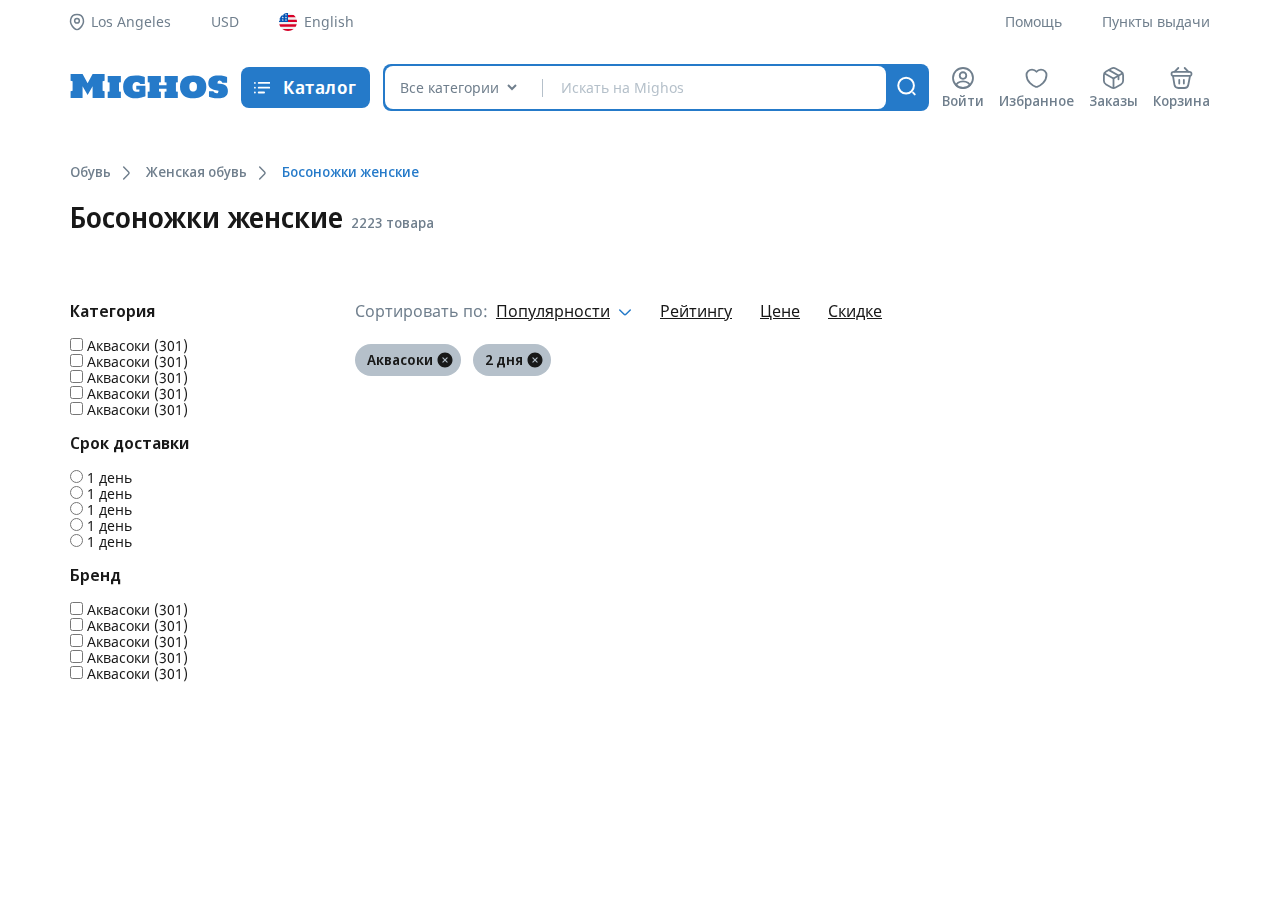
<file: catalog1.html>
<!DOCTYPE html>
<html lang="en">
  <head>
    <meta charset="UTF-8" />
    <meta http-equiv="X-UA-Compatible" content="IE=edge" />
    <meta name="viewport" content="width=device-width, initial-scale=1.0" />
    <link rel="stylesheet" href="css/style.css" />
    <link rel="stylesheet" href="css/normalize.css" />
    <title>Catalog 1 - Mighos</title>
  </head>
  <body>
    <header class="catalog-header">
      <div class="container">
        <div class="header-top">
          <div class="left-block">
            <a href="#" class="location">Los Angeles</a>
            <a href="#" class="currency"> USD </a>
            <a href="#" class="lang"> English </a>
          </div>
          <div class="right-block">
            <a href="#">Помощь</a>
            <a href="#">Пункты выдачи</a>
          </div>
        </div>
        <div class="header-bottom">
          <a href="#" class="logo"
            ><img src="img/Mighos.svg" width="160" alt="Логотип"
          /></a>
          <a href="#" class="catalog-btn">Каталог</a>
          <div class="search-form">
            <form action="" id="search-form">
              <select name="Category" id="category">
                <option value="" default disabled selected>
                  Все категории
                </option>
                <option value="cat1">Категория 1</option>
                <option value="cat2">Категория 2</option>
              </select>
              <input
                type="text"
                name="Search-text"
                id="search-text"
                placeholder="Искать на Mighos"
              />
            </form>
            <button form="search-form" type="submit" class="search-btn">
              <img src="img/search-normal.svg" width="20" height="20" />
            </button>
          </div>
          <div class="client-section">
            <div class="client-item">
              <img src="img/profile-circle.svg" width="24" height="24px" />
              <span>Войти</span>
            </div>
            <div class="client-item">
              <img src="img/heart.svg" width="24" height="24px" />
              <span>Избранное</span>
            </div>
            <div class="client-item">
              <img src="img/box.svg" width="24" height="24px" />
              <span>Заказы</span>
            </div>
            <div class="client-item">
              <img src="img/bag.svg" width="24" height="24px" />
              <span>Корзина</span>
            </div>
          </div>
        </div>
      </div>
    </header>
    <main>
      <div class="container">
        <div class="breadcrumbs catalog-breadcrumbs">
          <ul>
            <li class="stage"><a href="#"> Обувь </a></li>
            <li class="stage"><a href="#"> Женская обувь </a></li>
            <li class="stage active"><a href="#"> Босоножки женские </a></li>
          </ul>
        </div>
        <section class="catalog1">
          <div class="filter-panel">
            <div class="category">
              <h3>Категория</h3>
              <input type="checkbox" name="Аквасоки1" value="a1" />
              <span class="category-name">Аквасоки</span>
              <span class="category-quantity">(301)</span> <br />
              <input type="checkbox" name="Аквасоки2" value="a2" />
              <span class="category-name">Аквасоки</span>
              <span class="category-quantity">(301)</span> <br />
              <input type="checkbox" name="Аквасоки3" value="a3" />
              <span class="category-name">Аквасоки</span>
              <span class="category-quantity">(301)</span> <br />
              <input type="checkbox" name="Аквасоки4" value="a4" />
              <span class="category-name">Аквасоки</span>
              <span class="category-quantity">(301)</span> <br />
              <input type="checkbox" name="Аквасоки5" value="a5" />
              <span class="category-name">Аквасоки</span>
              <span class="category-quantity">(301)</span> <br />
            </div>
            <div class="delivery">
              <h3>Срок доставки</h3>
              <input type="radio" name="1 day" value="d1" />
              <span class="category-name">1 день</span>
              <br />
              <input type="radio" name="1 day" varadioue="d2" />
              <span class="category-name">1 день</span>
              <br />
              <input type="radio" name="1 day" value="d3" />
              <span class="category-name">1 день</span>
              <br />
              <input type="radio" name="1 day" value="d4" />
              <span class="category-name">1 день</span>
              <br />
              <input type="radio" name="1 day" value="d5" />
              <span class="category-name">1 день</span>
              <br />
            </div>
            <div class="brand">
              <h3>Бренд</h3>
              <input type="checkbox" name="Аквасоки1" value="a1" />
              <span class="category-name">Аквасоки</span>
              <span class="category-quantity">(301)</span> <br />
              <input type="checkbox" name="Аквасоки2" value="a2" />
              <span class="category-name">Аквасоки</span>
              <span class="category-quantity">(301)</span> <br />
              <input type="checkbox" name="Аквасоки3" value="a3" />
              <span class="category-name">Аквасоки</span>
              <span class="category-quantity">(301)</span> <br />
              <input type="checkbox" name="Аквасоки4" value="a4" />
              <span class="category-name">Аквасоки</span>
              <span class="category-quantity">(301)</span> <br />
              <input type="checkbox" name="Аквасоки5" value="a5" />
              <span class="category-name">Аквасоки</span>
              <span class="category-quantity">(301)</span> <br />
            </div>
          </div>
          <div class="catalog-sortblock">
            <div class="catalog-titleline">
              <h1 class="catalog-title">Босоножки женские</h1>
              <span class="quantity-prod">2223 товара</span>
            </div>
            <div class="catalog-sort">
              <ul>
                <span class="sort-to">Сортировать по:</span>
                <li class="sort-link sort-popul">Популярности</li>
                <li class="sort-link">Рейтингу</li>
                <li class="sort-link">Цене</li>
                <li class="sort-link">Скидке</li>
              </ul>
            </div>
            <div class="fitres-chosen">
              <div class="filter-item">Аквасоки</div>
              <div class="filter-item">2 дня</div>
            </div>
          </div>
        </section>
      </div>
    </main>
    <!-- <footer>
      <div class="container">
        <div class="footer-row">
          <div class="left-block">
            <a href="#" class="logo"
              ><img src="img/Mighos.svg" alt="Логотип" width="160"
            /></a>
            <p>© 2022 ООО «Mighos». Все права защищены.</p>
          </div>
          <div class="center-block">
            <ul>
              <p>Зарабатывайте с Mighos</p>
              <a href="#"><li>Зарабатывайте с Mighos</li></a>
              <a href="#"><li>Зарабатывайте с Mighos</li></a>
              <a href="#"><li>Зарабатывайте с Mighos</li></a>
            </ul>
          </div>
          <div class="right-block">
            <ul>
              <p>Зарабатывайте с Mighos</p>
              <a href="#"><li>Зарабатывайте с Mighos</li></a>
              <a href="#"><li>Зарабатывайте с Mighos</li></a>
              <a href="#"><li>Зарабатывайте с Mighos</li></a>
            </ul>
          </div>
          <div class="media-block">
            <a href="#"
              ><svg
                width="20"
                height="20"
                viewBox="0 0 20 20"
                fill="none"
                xmlns="http://www.w3.org/2000/svg"
                class="twitter-icon"
              >
                <g clip-path="url(#clip0_27_55)">
                  <path
                    d="M6.2918 18.1251C13.8371 18.1251 17.9652 11.8724 17.9652 6.45167C17.9652 6.27589 17.9613 6.0962 17.9535 5.92042C18.7566 5.33967 19.4496 4.62033 20 3.7962C19.2521 4.12896 18.458 4.34627 17.6449 4.44074C18.5011 3.92755 19.1421 3.12135 19.4492 2.17159C18.6438 2.64892 17.763 2.98563 16.8445 3.1673C16.2257 2.50976 15.4075 2.07439 14.5164 1.9285C13.6253 1.78261 12.711 1.93433 11.9148 2.3602C11.1186 2.78607 10.4848 3.46238 10.1115 4.28455C9.73825 5.10672 9.64619 6.02897 9.84961 6.9087C8.21874 6.82686 6.62328 6.40321 5.16665 5.6652C3.71002 4.9272 2.42474 3.89132 1.39414 2.62472C0.870333 3.52782 0.710047 4.59649 0.945859 5.61353C1.18167 6.63057 1.79589 7.51966 2.66367 8.10011C2.01219 8.07943 1.37498 7.90402 0.804688 7.58839V7.63917C0.804104 8.58691 1.13175 9.50561 1.73192 10.2391C2.3321 10.9726 3.16777 11.4756 4.09687 11.6626C3.49338 11.8277 2.85999 11.8518 2.2457 11.7329C2.50788 12.548 3.01798 13.2609 3.70481 13.7721C4.39164 14.2833 5.22093 14.5673 6.07695 14.5845C4.62369 15.726 2.82848 16.3452 0.980469 16.3423C0.652739 16.3418 0.325333 16.3217 0 16.2821C1.87738 17.4866 4.06128 18.1263 6.2918 18.1251Z"
                    fill="#707F8D"
                  />
                </g>
                <defs>
                  <clipPath id="clip0_27_55">
                    <rect width="20" height="20" fill="white" />
                  </clipPath>
                </defs></svg></a
            ><a href="#"
              ><svg
                width="20"
                height="20"
                viewBox="0 0 20 20"
                fill="none"
                xmlns="http://www.w3.org/2000/svg"
                class="insta-icon"
              >
                <g clip-path="url(#clip0_27_56)">
                  <path
                    d="M10 1.80078C12.6719 1.80078 12.9883 1.8125 14.0391 1.85937C15.0156 1.90234 15.543 2.06641 15.8945 2.20313C16.3594 2.38281 16.6953 2.60156 17.043 2.94922C17.3945 3.30078 17.6094 3.63281 17.7891 4.09766C17.9258 4.44922 18.0898 4.98047 18.1328 5.95312C18.1797 7.00781 18.1914 7.32422 18.1914 9.99219C18.1914 12.6641 18.1797 12.9805 18.1328 14.0313C18.0898 15.0078 17.9258 15.5352 17.7891 15.8867C17.6094 16.3516 17.3906 16.6875 17.043 17.0352C16.6914 17.3867 16.3594 17.6016 15.8945 17.7813C15.543 17.918 15.0117 18.082 14.0391 18.125C12.9844 18.1719 12.668 18.1836 10 18.1836C7.32813 18.1836 7.01172 18.1719 5.96094 18.125C4.98438 18.082 4.45703 17.918 4.10547 17.7813C3.64063 17.6016 3.30469 17.3828 2.95703 17.0352C2.60547 16.6836 2.39063 16.3516 2.21094 15.8867C2.07422 15.5352 1.91016 15.0039 1.86719 14.0313C1.82031 12.9766 1.80859 12.6602 1.80859 9.99219C1.80859 7.32031 1.82031 7.00391 1.86719 5.95312C1.91016 4.97656 2.07422 4.44922 2.21094 4.09766C2.39063 3.63281 2.60938 3.29688 2.95703 2.94922C3.30859 2.59766 3.64063 2.38281 4.10547 2.20313C4.45703 2.06641 4.98828 1.90234 5.96094 1.85937C7.01172 1.8125 7.32813 1.80078 10 1.80078ZM10 0C7.28516 0 6.94531 0.0117187 5.87891 0.0585938C4.81641 0.105469 4.08594 0.277344 3.45313 0.523438C2.79297 0.78125 2.23438 1.12109 1.67969 1.67969C1.12109 2.23438 0.78125 2.79297 0.523438 3.44922C0.277344 4.08594 0.105469 4.8125 0.0585938 5.875C0.0117188 6.94531 0 7.28516 0 10C0 12.7148 0.0117188 13.0547 0.0585938 14.1211C0.105469 15.1836 0.277344 15.9141 0.523438 16.5469C0.78125 17.207 1.12109 17.7656 1.67969 18.3203C2.23438 18.875 2.79297 19.2188 3.44922 19.4727C4.08594 19.7188 4.8125 19.8906 5.875 19.9375C6.94141 19.9844 7.28125 19.9961 9.99609 19.9961C12.7109 19.9961 13.0508 19.9844 14.1172 19.9375C15.1797 19.8906 15.9102 19.7188 16.543 19.4727C17.1992 19.2188 17.7578 18.875 18.3125 18.3203C18.8672 17.7656 19.2109 17.207 19.4648 16.5508C19.7109 15.9141 19.8828 15.1875 19.9297 14.125C19.9766 13.0586 19.9883 12.7188 19.9883 10.0039C19.9883 7.28906 19.9766 6.94922 19.9297 5.88281C19.8828 4.82031 19.7109 4.08984 19.4648 3.45703C19.2188 2.79297 18.8789 2.23438 18.3203 1.67969C17.7656 1.125 17.207 0.78125 16.5508 0.527344C15.9141 0.28125 15.1875 0.109375 14.125 0.0625C13.0547 0.0117188 12.7148 0 10 0Z"
                    fill="#707F8D"
                  />
                  <path
                    d="M10 4.86328C7.16406 4.86328 4.86328 7.16406 4.86328 10C4.86328 12.8359 7.16406 15.1367 10 15.1367C12.8359 15.1367 15.1367 12.8359 15.1367 10C15.1367 7.16406 12.8359 4.86328 10 4.86328ZM10 13.332C8.16016 13.332 6.66797 11.8398 6.66797 10C6.66797 8.16016 8.16016 6.66797 10 6.66797C11.8398 6.66797 13.332 8.16016 13.332 10C13.332 11.8398 11.8398 13.332 10 13.332Z"
                    fill="#707F8D"
                  />
                  <path
                    d="M16.5391 4.66016C16.5391 5.32422 16 5.85938 15.3398 5.85938C14.6758 5.85938 14.1406 5.32031 14.1406 4.66016C14.1406 3.99609 14.6797 3.46094 15.3398 3.46094C16 3.46094 16.5391 4 16.5391 4.66016Z"
                    fill="#707F8D"
                  />
                </g>
                <defs>
                  <clipPath id="clip0_27_56">
                    <rect width="20" height="20" fill="white" />
                  </clipPath>
                </defs></svg></a
            ><a href="#"
              ><svg
                width="20"
                height="20"
                viewBox="0 0 20 20"
                fill="none"
                xmlns="http://www.w3.org/2000/svg"
                class="vk-icon"
              >
                <g clip-path="url(#clip0_27_57)">
                  <path
                    fill-rule="evenodd"
                    clip-rule="evenodd"
                    d="M1.40333 1.40333C0 2.80667 0 5.066 0 9.58333V10.4167C0 14.9333 0 17.1933 1.40333 18.5967C2.80667 20 5.066 20 9.58333 20H10.4167C14.9333 20 17.1933 20 18.5967 18.5967C20 17.1933 20 14.934 20 10.4167V9.58333C20 5.06667 20 2.80667 18.5967 1.40333C17.1933 0 14.934 0 10.4167 0H9.58333C5.06667 0 2.80667 0 1.40333 1.40333ZM3.95866 6.25H5.41666C5.78933 6.25 5.92933 6.41333 6.06933 6.81733C6.78266 8.89467 7.98532 10.7107 8.47933 10.7107C8.66533 10.7107 8.74999 10.6253 8.74999 10.154V8.00667C8.7166 7.39538 8.50303 7.13096 8.34485 6.93511C8.2472 6.81421 8.17066 6.71944 8.17066 6.58533C8.17066 6.422 8.30999 6.25 8.54133 6.25H10.8333C11.1427 6.25 11.25 6.41533 11.25 6.786V9.67533C11.25 9.984 11.384 10.0927 11.4767 10.0927C11.662 10.0927 11.8167 9.984 12.1567 9.644C13.2073 8.47 13.9487 6.66267 13.9487 6.66267C14.0413 6.446 14.2127 6.25 14.5833 6.25H16.0413C16.4827 6.25 16.576 6.47733 16.4827 6.786C16.2973 7.636 14.5207 10.1387 14.5207 10.1387C14.366 10.386 14.304 10.5093 14.5207 10.7873C14.5971 10.8944 14.7602 11.0543 14.9467 11.2371C15.1375 11.4241 15.3527 11.6351 15.5247 11.838C16.1513 12.5427 16.6233 13.1373 16.7547 13.5467C16.8753 13.958 16.6667 14.1667 16.25 14.1667H14.7913C14.4008 14.1667 14.2043 13.948 13.7794 13.475C13.5994 13.2746 13.3783 13.0285 13.084 12.734C12.218 11.9 11.848 11.792 11.6313 11.792C11.338 11.792 11.25 11.8753 11.25 12.292V13.6C11.25 13.958 11.1353 14.1667 10.208 14.1667C8.66333 14.1667 6.96532 13.2287 5.76066 11.498C3.95266 8.96467 3.45866 7.04867 3.45866 6.66267C3.45866 6.446 3.54199 6.25 3.95866 6.25Z"
                    fill="#707F8D"
                  />
                </g>
                <defs>
                  <clipPath id="clip0_27_57">
                    <rect width="20" height="20" fill="white" />
                  </clipPath>
                </defs>
              </svg>
            </a>
          </div>
        </div>
      </div>
    </footer> -->
  </body>
</html>
</file>
<file: css/style.css>
@font-face {
  font-family: "Noto Sans";
  src: url("../fonts/NotoSans-Bold.eot");
  src: local("Noto Sans Bold"), local("NotoSans-Bold"), url("../fonts/NotoSans-Bold.eot?#iefix") format("embedded-opentype"), url("../fonts/NotoSans-Bold.woff2") format("woff2"), url("../fonts/NotoSans-Bold.woff") format("woff"), url("../fonts/NotoSans-Bold.ttf") format("truetype");
  font-weight: bold;
  font-style: normal;
}
@font-face {
  font-family: "Noto Sans";
  src: url("../fonts/noto-sans-display-medium.eot");
  src: local("Noto Sans"), local("NotoSans"), url("../fonts/noto-sans-display-medium.eot?#iefix") format("embedded-opentype"), url("../fonts/noto-sans-display-medium.woff2") format("woff2"), url("../fonts/noto-sans-display-medium.woff") format("woff"), url("../fonts/FontsFree-Net-NotoSans-Medium.ttf") format("truetype");
  font-weight: 500;
  font-style: normal;
}
@font-face {
  font-family: "Noto Sans";
  src: url("../fonts/NotoSans.eot");
  src: local("Noto Sans"), local("NotoSans"), url("../fonts/NotoSans.eot?#iefix") format("embedded-opentype"), url("../fonts/NotoSans.woff2") format("woff2"), url("../fonts/NotoSans.woff") format("woff"), url("../fonts/NotoSans.ttf") format("truetype");
  font-weight: normal;
  font-style: normal;
}
@font-face {
  font-family: "Noto Sans";
  src: url("../fonts/noto-sans-display-black.eot");
  src: local("Noto Sans"), local("NotoSans"), url("../fonts/noto-sans-display-black.eot?#iefix") format("embedded-opentype"), url("../fonts/noto-sans-display-black.woff2") format("woff2"), url("../fonts/noto-sans-display-black.woff") format("woff"), url("../fonts/noto-sans-display-black.ttf") format("truetype");
  font-weight: 900;
  font-style: normal;
}
@font-face {
  font-family: "Noto Sans";
  src: url("../fonts/noto-sans-display-semibold.eot");
  src: local("Noto Sans"), local("NotoSans"), url("../fonts/noto-sans-display-semibold.eot?#iefix") format("embedded-opentype"), url("../fonts/noto-sans-display-semibold.woff2") format("woff2"), url("../fonts/noto-sans-display-semibold.woff") format("woff"), url("../fonts/noto-sans-display-semibold.ttf") format("truetype");
  font-weight: 700;
  font-style: normal;
}
html {
  font-family: "Noto Sans", sans-serif;
  color: #181818;
  font-size: 14px;
}

select {
  border: none;
  color: #707f8d;
  background: none;
  cursor: pointer;
}
select:focus-visible {
  outline: none;
}

option[default] {
  display: none;
}

input {
  border: none;
}
input:focus-visible {
  outline: none;
}

ul {
  list-style-type: none;
  padding-left: 0;
}

button {
  border: none;
  background: none;
  cursor: pointer;
}

a {
  text-decoration: none;
  color: #707f8d;
}

img {
  width: 100%;
  max-width: 100%;
}

.container {
  margin: 0 auto;
}
@media screen and (min-width: 1px) {
  .container {
    max-width: 100%;
    padding: 0 15px;
  }
}
@media screen and (min-width: 576px) {
  .container {
    max-width: 540px;
  }
}
@media screen and (min-width: 768px) {
  .container {
    max-width: 720px;
  }
}
@media screen and (min-width: 992px) {
  .container {
    max-width: 960px;
  }
}
@media screen and (min-width: 1200px) {
  .container {
    max-width: 1140px;
  }
}
@media screen and (min-width: 1400px) {
  .container {
    max-width: 1290px;
  }
}

.breadcrumbs {
  margin: 60px 0 18px 0;
}
.breadcrumbs ul {
  display: -webkit-box;
  display: -ms-flexbox;
  display: flex;
}
.breadcrumbs ul .stage {
  position: relative;
}
.breadcrumbs ul .stage:not(:last-child) {
  padding-right: 7px;
  margin-right: 28px;
}
.breadcrumbs ul .stage:not(:last-child)::after {
  content: "";
  width: 18px;
  height: 18px;
  background-image: url(../img/arrow-right.svg);
  background-repeat: no-repeat;
  position: absolute;
  right: -17px;
  top: 0;
}
.breadcrumbs ul .stage a {
  font-weight: 500;
  -webkit-transition: all 0.4s;
  transition: all 0.4s;
}
.breadcrumbs ul .stage a:hover {
  color: #257ac9;
  -webkit-transition: all 0.4s;
  transition: all 0.4s;
}
.breadcrumbs ul .stage.active a {
  color: #257ac9;
}

.logo img {
  max-width: 160px;
}

.add-btn {
  font-weight: bold;
  color: #fff;
  font-size: 14px;
  padding: 9px 17px;
  background: #257ac9;
  border-radius: 8px;
  -webkit-transition: all 0.4s;
  transition: all 0.4s;
}
.add-btn:hover {
  -webkit-transition: all 0.4s;
  transition: all 0.4s;
  background: #579b13;
}

header {
  color: #707f8d;
}
header a {
  display: block;
  -webkit-transition: all 0.4s;
  transition: all 0.4s;
}
header a:hover {
  -webkit-transition: all 0.4s;
  transition: all 0.4s;
  opacity: 0.5;
}
header .header-top {
  display: -webkit-box;
  display: -ms-flexbox;
  display: flex;
  -webkit-box-pack: justify;
      -ms-flex-pack: justify;
          justify-content: space-between;
  padding: 14px 0 34px 0;
}
@media screen and (max-width: 480px) {
  header .header-top a {
    font-size: 12px;
  }
}
header .header-top .left-block {
  display: -webkit-box;
  display: -ms-flexbox;
  display: flex;
  -webkit-box-align: baseline;
      -ms-flex-align: baseline;
          align-items: baseline;
}
header .header-top .left-block > a:not(:last-child) {
  margin-right: 40px;
}
@media screen and (max-width: 530px) {
  header .header-top .left-block > a:not(:last-child) {
    margin-right: 25px;
  }
}
@media screen and (max-width: 450px) {
  header .header-top .left-block > a:not(:last-child) {
    margin-right: 15px;
  }
}
header .header-top .left-block .location {
  position: relative;
  padding-left: 21px;
}
header .header-top .left-block .location::before {
  content: "";
  width: 18px;
  height: 18px;
  background-image: url(../img/location.svg);
  background-repeat: no-repeat;
  position: absolute;
  left: -2px;
  top: -1px;
}
header .header-top .left-block .lang {
  position: relative;
  padding-left: 25px;
}
header .header-top .left-block .lang::before {
  content: "";
  width: 18px;
  height: 18px;
  background-image: url(../img/United-states_flag_icon.svg);
  background-repeat: no-repeat;
  position: absolute;
  left: 0;
  top: -1px;
}
header .header-top .right-block {
  display: -webkit-box;
  display: -ms-flexbox;
  display: flex;
  -webkit-box-align: baseline;
      -ms-flex-align: baseline;
          align-items: baseline;
}
header .header-top .right-block > a:not(:last-child) {
  margin-right: 40px;
}
@media screen and (max-width: 530px) {
  header .header-top .right-block > a:not(:last-child) {
    margin-right: 25px;
  }
}
@media screen and (max-width: 450px) {
  header .header-top .right-block > a:not(:last-child) {
    margin-right: 15px;
  }
}
header .header-bottom {
  display: -webkit-box;
  display: -ms-flexbox;
  display: flex;
  -webkit-box-align: center;
      -ms-flex-align: center;
          align-items: center;
  -webkit-box-pack: justify;
      -ms-flex-pack: justify;
          justify-content: space-between;
}
@media screen and (max-width: 1199px) {
  header .header-bottom {
    -ms-flex-wrap: wrap;
        flex-wrap: wrap;
    -ms-flex-pack: distribute;
        justify-content: space-around;
  }
}
@media screen and (max-width: 991px) {
  header .header-bottom .logo {
    margin-bottom: 20px;
  }
}
header .header-bottom .catalog-btn {
  position: relative;
  color: #fff;
  font-size: 18px;
  font-weight: bold;
  padding: 10px 14px 11px 42px;
  background: #257ac9;
  border-radius: 8px;
  cursor: pointer;
  -webkit-transition: all 0.4s;
  transition: all 0.4s;
}
@media screen and (max-width: 991px) {
  header .header-bottom .catalog-btn {
    width: 100%;
    margin-bottom: 3px;
  }
}
header .header-bottom .catalog-btn:hover {
  -webkit-transition: all 0.4s;
  transition: all 0.4s;
  background: #0f5da5;
}
header .header-bottom .catalog-btn::before {
  content: "";
  position: absolute;
  width: 16px;
  height: 12px;
  background-image: url(../img/catalog-icon.svg);
  background-repeat: no-repeat;
  left: 13px;
  top: 15px;
}
header .header-bottom .search-form {
  display: -webkit-box;
  display: -ms-flexbox;
  display: flex;
  background: #257ac9;
  border-radius: 8px;
  padding: 2px;
}
@media screen and (max-width: 991px) {
  header .header-bottom .search-form {
    width: 100%;
  }
}
header .header-bottom .search-form #search-form {
  background: #fff;
  width: 567px;
  border-radius: 8px;
  padding: 11px;
}
@media screen and (max-width: 1399px) {
  header .header-bottom .search-form #search-form {
    width: 500px;
  }
}
@media screen and (max-width: 991px) {
  header .header-bottom .search-form #search-form {
    width: 100%;
  }
}
header .header-bottom .search-form #search-form #category {
  width: 23%;
  margin-right: 18px;
}
@media screen and (max-width: 1299px) {
  header .header-bottom .search-form #search-form #category {
    width: 26%;
  }
}
@media screen and (max-width: 575px) {
  header .header-bottom .search-form #search-form #category {
    width: 40%;
    margin-right: 7px;
  }
}
header .header-bottom .search-form #search-form #search-text {
  width: 65%;
  border-left: 1px solid #b5c0ca;
  padding-left: 18px;
  padding-right: 0;
  border-radius: 0;
}
header .header-bottom .search-form #search-form #search-text::-webkit-input-placeholder {
  color: #b5c0ca;
}
header .header-bottom .search-form #search-form #search-text::-moz-placeholder {
  color: #b5c0ca;
}
header .header-bottom .search-form #search-form #search-text:-ms-input-placeholder {
  color: #b5c0ca;
}
header .header-bottom .search-form #search-form #search-text::-ms-input-placeholder {
  color: #b5c0ca;
}
header .header-bottom .search-form #search-form #search-text::placeholder {
  color: #b5c0ca;
}
@media screen and (max-width: 575px) {
  header .header-bottom .search-form #search-form #search-text {
    width: 40%;
    padding-left: 7px;
  }
}
header .header-bottom .search-form .search-btn {
  width: 8%;
  padding: 0;
  cursor: pointer;
}
@media screen and (max-width: 575px) {
  header .header-bottom .search-form .search-btn {
    width: 12%;
  }
}
header .header-bottom .client-section {
  display: -webkit-box;
  display: -ms-flexbox;
  display: flex;
}
@media screen and (max-width: 1199px) {
  header .header-bottom .client-section {
    margin-top: 25px;
  }
}
@media screen and (max-width: 460px) {
  header .header-bottom .client-section {
    margin-top: 15px;
  }
}
header .header-bottom .client-section .client-item {
  display: -webkit-box;
  display: -ms-flexbox;
  display: flex;
  -webkit-box-orient: vertical;
  -webkit-box-direction: normal;
      -ms-flex-direction: column;
          flex-direction: column;
  -webkit-box-align: center;
      -ms-flex-align: center;
          align-items: center;
  cursor: pointer;
  -webkit-transition: all 0.4s;
  transition: all 0.4s;
}
header .header-bottom .client-section .client-item:hover {
  -webkit-transition: all 0.4s;
  transition: all 0.4s;
  opacity: 0.5;
}
header .header-bottom .client-section .client-item:not(:last-of-type) {
  margin-right: 24px;
}
@media screen and (max-width: 1399px) {
  header .header-bottom .client-section .client-item:not(:last-of-type) {
    margin-right: 15px;
  }
}
@media screen and (max-width: 1199px) {
  header .header-bottom .client-section .client-item:not(:last-of-type) {
    margin-right: 20px;
  }
}
header .header-bottom .client-section .client-item span {
  font-weight: 500;
}
header .header-bottom .client-section .client-item img {
  margin-bottom: 3px;
}

.slider {
  margin-top: 57px;
}
@media screen and (max-width: 1199px) {
  .slider {
    margin-top: 25px;
  }
}
@media screen and (max-width: 460px) {
  .slider {
    margin-top: 15px;
  }
}
.slider .percent {
  color: #f6b712;
  font-size: 121px;
  font-weight: 900;
  margin-right: 27px;
}
@media screen and (max-width: 1199px) {
  .slider .percent {
    font-size: 90px;
  }
}
@media screen and (max-width: 991px) {
  .slider .percent {
    font-size: 70px;
    margin-right: 5px;
  }
}
@media screen and (max-width: 767px) {
  .slider .percent {
    font-size: 35px;
  }
}
.slider .slide-text {
  font-size: 64px;
  font-weight: bold;
  color: #fff;
}
@media screen and (max-width: 1199px) {
  .slider .slide-text {
    font-size: 55px;
  }
}
@media screen and (max-width: 991px) {
  .slider .slide-text {
    font-size: 45px;
  }
}
@media screen and (max-width: 767px) {
  .slider .slide-text {
    font-size: 35px;
  }
}
@media screen and (max-width: 460px) {
  .slider .slide-text {
    font-size: 27px;
  }
}
.slider .slide-prodname {
  font-weight: bold;
  font-size: 24px;
  color: #fff;
  margin-top: 30px;
  margin-bottom: 50px;
}
@media screen and (max-width: 1199px) {
  .slider .slide-prodname {
    font-size: 20px;
    margin-top: 10px;
    margin-bottom: 30px;
  }
}
@media screen and (max-width: 991px) {
  .slider .slide-prodname {
    font-size: 18px;
    margin-top: 10px;
    margin-bottom: 23px;
  }
}
@media screen and (max-width: 767px) {
  .slider .slide-prodname {
    font-size: 15px;
    margin-top: 10px;
    margin-bottom: 15px;
  }
}
@media screen and (max-width: 460px) {
  .slider .slide-prodname {
    margin-top: 6px;
    font-size: 14px;
  }
}
.slider .buy-btn {
  color: #181818;
  background: #fff;
  border-radius: 8px;
  font-size: 16px;
  font-weight: bold;
  padding: 13px 39px;
  -webkit-transition: all 0.4s;
  transition: all 0.4s;
}
.slider .buy-btn:hover {
  -webkit-transition: all 0.4s;
  transition: all 0.4s;
  color: #257ac9;
}
@media screen and (max-width: 991px) {
  .slider .buy-btn {
    font-size: 14px;
    padding: 11px 35px;
  }
}
@media screen and (max-width: 767px) {
  .slider .buy-btn {
    font-size: 13px;
    padding: 9px 29px;
  }
}
@media screen and (max-width: 460px) {
  .slider .buy-btn {
    padding: 7px 24px;
  }
}
.slider .slide {
  background-repeat: no-repeat;
  background-size: cover;
  height: 407px;
  padding: 73px 0 0 74px;
}
@media screen and (max-width: 1399px) {
  .slider .slide {
    height: 351px;
  }
}
@media screen and (max-width: 1199px) {
  .slider .slide {
    height: 284px;
  }
}
@media screen and (max-width: 991px) {
  .slider .slide {
    padding: 30px 0 0 35px;
    height: 237px;
  }
}
@media screen and (max-width: 767px) {
  .slider .slide {
    height: 174px;
    padding: 27px 0 0 25px;
  }
}
@media screen and (max-width: 575px) {
  .slider .slide {
    height: 176px;
    background-size: contain;
  }
}
@media screen and (max-width: 525px) {
  .slider .slide {
    height: 151px;
    padding: 17px 0 0 20px;
  }
}
@media screen and (max-width: 440px) {
  .slider .slide {
    height: 140px;
  }
}
@media screen and (max-width: 420px) {
  .slider .slide {
    height: 122px;
  }
}
@media screen and (max-width: 400px) {
  .slider .slide {
    padding: 13px 0 0 15px;
  }
}
.slider .slide-1 {
  background-image: url(../img/slide-1-bg.png);
}
.slider .pagination {
  text-align: center;
  margin-top: 10px;
}
.slider .pagination .pagination-item:not(:last-of-type) {
  margin-right: 5px;
}
.slider .pagination .pagination-item {
  cursor: pointer;
}
.slider .pagination .pagination-item.active circle {
  fill: #257ac9;
  fill-opacity: 1;
}

.week-sale {
  margin-top: 60px;
}
@media screen and (max-width: 575px) {
  .week-sale {
    margin-top: 30px;
  }
}
@media screen and (max-width: 461px) {
  .week-sale {
    margin-top: 10px;
  }
}
.week-sale .week-sale-row {
  display: -webkit-box;
  display: -ms-flexbox;
  display: flex;
  -webkit-box-pack: justify;
      -ms-flex-pack: justify;
          justify-content: space-between;
  -webkit-box-align: center;
      -ms-flex-align: center;
          align-items: center;
}
@media screen and (max-width: 767px) {
  .week-sale .week-sale-row {
    -webkit-box-align: baseline;
        -ms-flex-align: baseline;
            align-items: baseline;
  }
}
@media screen and (max-width: 575px) {
  .week-sale .week-sale-row {
    -ms-flex-wrap: wrap;
        flex-wrap: wrap;
  }
}
.week-sale .week-sale-row h2 {
  font-size: 22px;
  font-weight: bold;
  margin-bottom: 32px;
}
@media screen and (max-width: 575px) {
  .week-sale .week-sale-row h2 {
    font-size: 20px;
  }
}
@media screen and (max-width: 461px) {
  .week-sale .week-sale-row h2 {
    margin-bottom: 15px;
  }
}
.week-sale .week-sale-row .to-all-prod-link {
  font-weight: 500;
  position: relative;
  padding-right: 15px;
  -webkit-transition: all 0.4s;
  transition: all 0.4s;
}
@media screen and (max-width: 461px) {
  .week-sale .week-sale-row .to-all-prod-link {
    margin-bottom: 20px;
  }
}
.week-sale .week-sale-row .to-all-prod-link:hover {
  -webkit-transition: all 0.4s;
  transition: all 0.4s;
  opacity: 0.6;
}
.week-sale .week-sale-row .to-all-prod-link::after {
  content: "";
  width: 18px;
  height: 18px;
  background-image: url(../img/arrow-right.svg);
  background-repeat: no-repeat;
  position: absolute;
  right: -7px;
  top: 0;
}
.week-sale .week-sale-body {
  display: -ms-grid;
  display: grid;
  grid-template-columns: repeat(auto-fit, minmax(13rem, 1fr));
  row-gap: 30px;
  -webkit-column-gap: 18px;
     -moz-column-gap: 18px;
          column-gap: 18px;
}
.week-sale .week-sale-body .week-sale-item .week-sale-img {
  position: relative;
  margin-bottom: 14px;
}
.week-sale .week-sale-body .week-sale-item .week-sale-img .week-sale-imgsale {
  position: absolute;
  left: 6px;
  bottom: 11px;
  color: #fff;
  font-weight: 700;
  background: #579b13;
  border-radius: 111px;
  padding: 2px 4px;
}
.week-sale .week-sale-body .week-sale-item .week-sale-info .week-sale-price {
  font-size: 18px;
  color: #257ac9;
  font-weight: bold;
}
.week-sale .week-sale-body .week-sale-item .week-sale-info .link-prodname {
  -webkit-transition: all 0.4s;
  transition: all 0.4s;
}
.week-sale .week-sale-body .week-sale-item .week-sale-info .link-prodname:hover {
  -webkit-transition: all 0.4s;
  transition: all 0.4s;
  opacity: 0.6;
}
.week-sale .week-sale-body .week-sale-item .week-sale-info .week-sale-prices {
  display: -webkit-box;
  display: -ms-flexbox;
  display: flex;
  -webkit-box-pack: justify;
      -ms-flex-pack: justify;
          justify-content: space-between;
}
.week-sale .week-sale-body .week-sale-item .week-sale-info .week-sale-prices .fav .fav-icon {
  cursor: pointer;
  -webkit-transition: all 0.4s;
  transition: all 0.4s;
}
.week-sale .week-sale-body .week-sale-item .week-sale-info .week-sale-prices .fav .fav-icon:hover {
  -webkit-transition: all 0.4s;
  transition: all 0.4s;
  fill: #257ac9;
}
.week-sale .week-sale-body .week-sale-item .week-sale-info .week-sale-prices .fav .fav-icon:hover path {
  stroke: #257ac9;
}
.week-sale .week-sale-body .week-sale-item .week-sale-info .week-sale-prices .fav .fav-icon.active {
  fill: #257ac9;
}
.week-sale .week-sale-body .week-sale-item .week-sale-info .week-sale-prices .fav .fav-icon.active path {
  stroke: #257ac9;
}
.week-sale .week-sale-body .week-sale-item .week-sale-info .week-sale-oldprice {
  font-size: 11px;
  font-weight: 500;
  color: #579b13;
  text-decoration: line-through;
}
.week-sale .week-sale-body .week-sale-item .week-sale-info .week-sale-prodname {
  color: #707f8d;
  font-weight: 500;
}

.banners-row {
  display: -ms-grid;
  display: grid;
}

.banners-firstline .banners-row {
  grid-template-columns: repeat(auto-fit, minmax(290px, 1fr));
  -webkit-column-gap: 30px;
     -moz-column-gap: 30px;
          column-gap: 30px;
  margin: 60px 0;
}
@media screen and (max-width: 991px) {
  .banners-firstline .banners-row {
    row-gap: 30px;
  }
}

.banners-secondline .banners-row {
  margin-bottom: 55px;
  gap: 30px;
  display: -ms-grid;
  display: grid;
  grid-template-columns: repeat(auto-fit, minmax(240px, 1fr));
}

.banners-thirdline .banners-row {
  grid-template-columns: repeat(auto-fit, minmax(350px, 1fr));
  -webkit-column-gap: 30px;
     -moz-column-gap: 30px;
          column-gap: 30px;
  margin-bottom: 90px;
}
@media screen and (max-width: 991px) {
  .banners-thirdline .banners-row {
    row-gap: 30px;
  }
}

.catalog-header {
  position: fixed;
  top: 0;
  left: 0;
  width: 100%;
}

.catalog-breadcrumbs {
  position: fixed;
  top: 150px;
  width: 100%;
  margin: 0;
}

.catalog1 {
  margin-bottom: 60px;
}
.catalog1 .filter-panel {
  position: fixed;
  top: 286px;
  z-index: 2;
}
.catalog1 .catalog-titleline {
  display: -webkit-box;
  display: -ms-flexbox;
  display: flex;
  -webkit-box-align: baseline;
      -ms-flex-align: baseline;
          align-items: baseline;
}
.catalog1 .catalog-titleline .catalog-title {
  font-weight: bold;
  font-size: 28px;
  margin-right: 8px;
}
.catalog1 .catalog-titleline .quantity-prod {
  color: #707f8d;
  font-size: 14px;
  font-weight: 500;
}
.catalog1 .catalog-sortblock {
  position: fixed;
  top: 182px;
  width: 100%;
}
.catalog1 .catalog-sortblock .catalog-sort {
  margin-bottom: 24px;
  margin-top: 50px;
}
.catalog1 .catalog-sortblock .catalog-sort ul {
  display: -webkit-box;
  display: -ms-flexbox;
  display: flex;
}
.catalog1 .catalog-sortblock .catalog-sort ul .sort-to {
  font-size: 16px;
  color: #707f8d;
  margin-right: 8px;
}
.catalog1 .catalog-sortblock .catalog-sort ul .sort-link {
  font-size: 16px;
  text-decoration: underline;
  -webkit-transition: all 0.4s;
  transition: all 0.4s;
  cursor: pointer;
}
.catalog1 .catalog-sortblock .catalog-sort ul .sort-link:not(:first-of-type) {
  margin-right: 28px;
}
.catalog1 .catalog-sortblock .catalog-sort ul .sort-link:first-of-type {
  margin-right: 50px;
}
.catalog1 .catalog-sortblock .catalog-sort ul .sort-link:hover {
  color: #257ac9;
  -webkit-transition: all 0.4s;
  transition: all 0.4s;
}
.catalog1 .catalog-sortblock .catalog-sort ul .sort-popul {
  position: relative;
}
.catalog1 .catalog-sortblock .catalog-sort ul .sort-popul::after {
  content: "";
  width: 16px;
  height: 16px;
  background-image: url(../img/arrow-down.svg);
  background-repeat: no-repeat;
  position: absolute;
  right: -23px;
  top: 2px;
}
.catalog1 .catalog-sortblock .fitres-chosen {
  display: -webkit-box;
  display: -ms-flexbox;
  display: flex;
}
.catalog1 .catalog-sortblock .fitres-chosen .filter-item {
  position: relative;
  font-weight: 700;
  background: #b5c0ca;
  width: -webkit-fit-content;
  width: -moz-fit-content;
  width: fit-content;
  padding: 8px 28px 8px 12px;
  border-radius: 55px;
}
.catalog1 .catalog-sortblock .fitres-chosen .filter-item:not(:last-of-type) {
  margin-right: 12px;
}
.catalog1 .catalog-sortblock .fitres-chosen .filter-item::after {
  content: "";
  width: 18px;
  height: 18px;
  background-image: url(../img/close-circle.svg);
  background-repeat: no-repeat;
  position: absolute;
  right: 7px;
  top: 7px;
  cursor: pointer;
}
.catalog1 .catalog-sort,
.catalog1 .fitres-chosen {
  margin-left: 285px;
}

footer {
  color: #707f8d;
  margin-bottom: 30px;
}
footer a {
  -webkit-transition: all 0.4s;
  transition: all 0.4s;
}
footer a:hover {
  -webkit-transition: all 0.4s;
  transition: all 0.4s;
  opacity: 0.5;
}
footer ul {
  list-style-type: none;
  padding: 0;
  margin: 0;
  text-align: center;
}
footer ul p {
  color: #181818;
  font-size: 16px;
  font-weight: 500;
  margin-bottom: 16px;
  margin-top: 0;
}
footer ul a {
  display: block;
  font-size: 14px;
  font-weight: 400;
}
footer ul a:not(:last-child) {
  margin-bottom: 12px;
}
footer .footer-row {
  display: -webkit-box;
  display: -ms-flexbox;
  display: flex;
}
@media screen and (max-width: 992px) {
  footer .footer-row {
    -webkit-box-orient: vertical;
    -webkit-box-direction: normal;
        -ms-flex-direction: column;
            flex-direction: column;
    -webkit-box-align: center;
        -ms-flex-align: center;
            align-items: center;
  }
}
footer .footer-row .left-block {
  max-width: 190px;
  margin-right: 180px;
}
@media screen and (max-width: 1199px) {
  footer .footer-row .left-block {
    margin-right: 50px;
  }
}
@media screen and (max-width: 992px) {
  footer .footer-row .left-block {
    margin-right: 0;
    max-width: -webkit-fit-content;
    max-width: -moz-fit-content;
    max-width: fit-content;
    text-align: center;
  }
}
footer .footer-row .left-block p {
  font-weight: 500;
  font-size: 16px;
  margin-bottom: 0;
}
footer .footer-row .center-block {
  margin-right: 120px;
}
@media screen and (max-width: 1199px) {
  footer .footer-row .center-block {
    margin-right: 100px;
  }
}
@media screen and (max-width: 992px) {
  footer .footer-row .center-block {
    margin: 25px 0;
  }
}
footer .footer-row .media-block {
  margin-left: auto;
}
@media screen and (max-width: 992px) {
  footer .footer-row .media-block {
    margin-left: 0;
    margin-top: 50px;
  }
}
footer .footer-row .media-block a:not(:last-child) {
  margin-right: 44px;
}
/*# sourceMappingURL=style.css.map */
</file>
